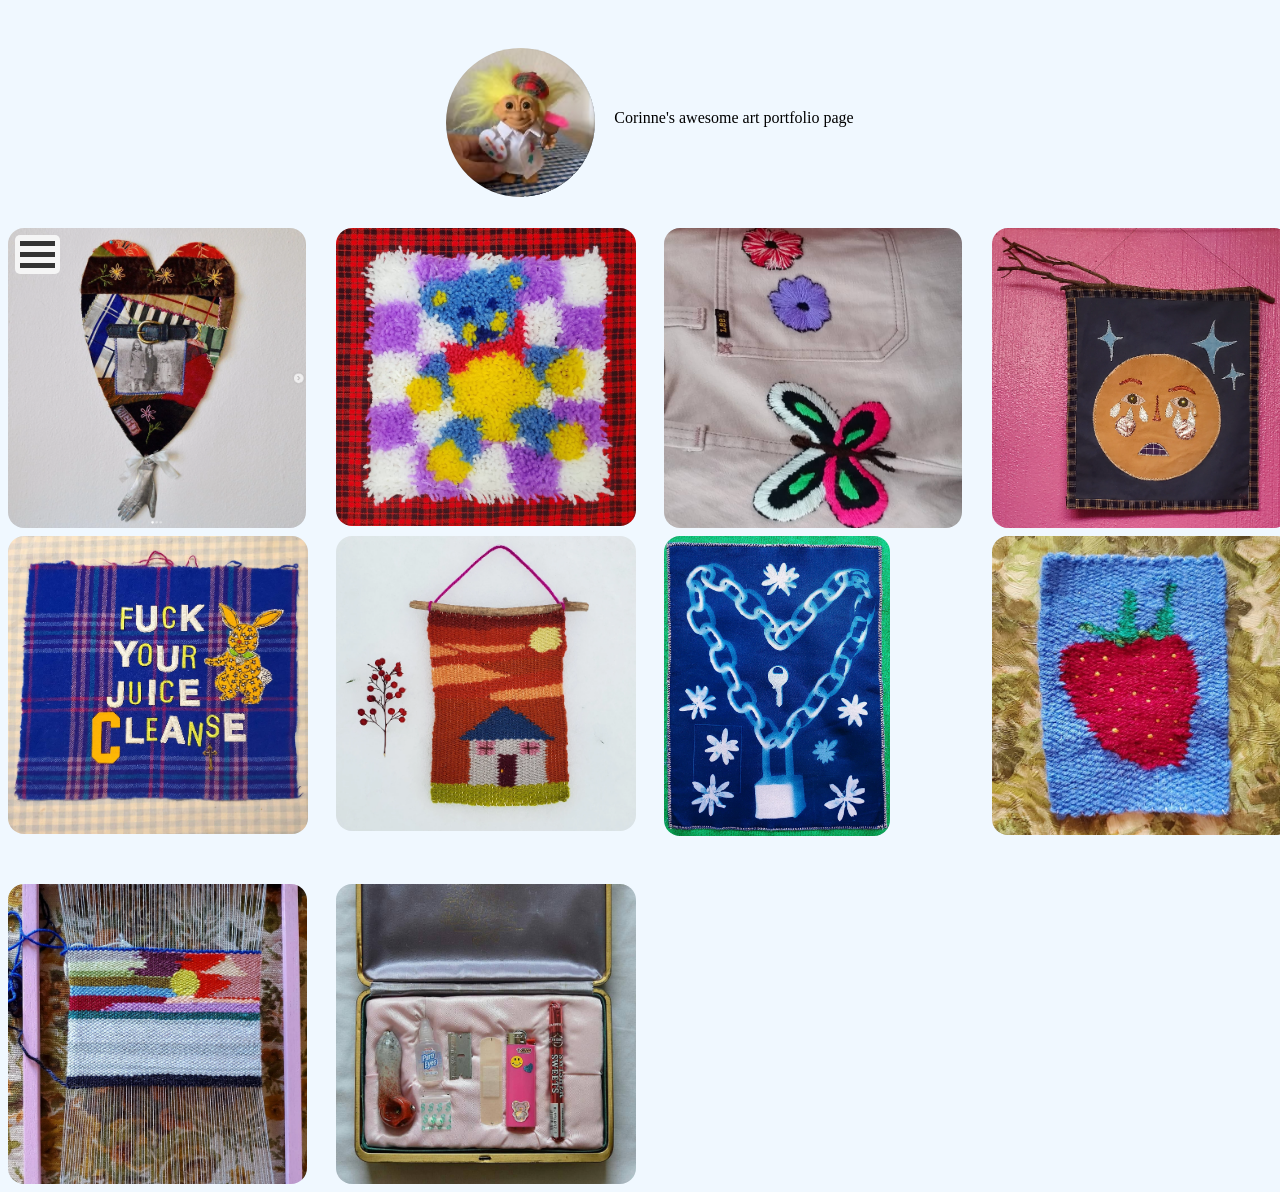
<file: index.html>
<!DOCTYPE html>
<html lang="en">

<head>
    <title>Corinne's super awesome portfolio site</title>
    <meta charset = "UTF-8" />
    <meta name="viewport" content="width=device-width, initial-scale=1.0">
    <link rel="stylesheet" href="style.css">
    <script src="app.js"></script>
</head>
<body>

    <!--Banner-->
    <div class = "topContainer">
        <img src = ./media/Coricon.png alt="Circular photo of a troll doll wearing an artists outfit and holding a paintbrush">
        <p>Corinne's awesome art portfolio page</p>
    </div>

    <!--overlay div-->
    <div>
        <!--Button to summon hyperlink overlay-->
        <div class="burgerContainer" onclick="expandBurger(this)">
            <div class="bar1"></div>
            <div class="bar2"></div>
            <div class="bar3"></div>
        </div>

        <!--Links to other web pages-->
        <div class="overlay" id="burger-contents">
            <a href="index.html">gallery</a>
            <br>
            <a href="about.html">about</a>
            <br>
            <br>
            <div>
                <p><u>Like what you see? Contact me!</u></p>
                <p>email@address.here</p>
                <div class="container">
                    <a href="https://www.instagram.com/speckledglowworm/">
                        <img src="media/InstagramIcon.png" class="socialsicon">
                    </a>
                    <!--Also goes to instagram. I just wanted more icons for this section-->
                    <a href="https://www.instagram.com/speckledglowworm/">
                        <img src="media/tumblrIcon.webp" class="socialsicon">
                    </a>

                    <a href="https://www.instagram.com/speckledglowworm/">
                        <img src="media/blueskyIcon.webp" class="socialsicon">
                    </a>
                </div>
            </div>
        </div>
    </div>

    <!--Gallery section-->
    <!--Eventually I want each item to grow when you hover-->
    <!--clicking should allow a larger view, looking at other images in same foler, reading description-->
    <div id="imagegrid" class="gridContainer" ></div>

    <!--TODO: Move this into app.js-->
    <script>
        let imgArray = [
            "Barbara Heart.png",
            "Bear Friend.png",
            "Butterfly Embroidery.png",
            "Crying Moon.png",
            "Fuck Your Juice Cleanse.png",
            "House at Dawn Loom.png",
            "Lock and Flowers.png",
            "Strawberry Loom.png",
            "Sunset Loom.png",
            "Teenage Reliquary.png"
        ];


        let container = document.querySelector('#imagegrid');
        for (var i = 0; i < imgArray.length; i++) {

            let div = document.createElement('div');
            let img = document.createElement('img');

            // container.appendChild(div);
            container.appendChild(ImageGridItem(img, i));
        }
        
        function ImageGridItem(image, i) {
            const img = document.createElement('img');

            img.className = 'img';
            img.src = "art/" + imgArray[i];
            img.alt = imgArray[i];
            img.id="image-clicked"
            img.addEventListener("click", () => displayArt(img));

            img.style.gridColumnEnd = `span ${getSpanEstimate(image.width)}`;
            img.style.gridRowEnd = `span ${getSpanEstimate(image.height)}`;

            return img;
        }

        function getSpanEstimate(size) {
            if (size > 250) {
                return 2;
            }

            return 1;
        }

    </script>

    <!-- <div class="fullImgWrapper">
        <img src = "art/Lock and Flowers.png">
    </div> -->

    <div class="displayBackground" id="displayBlock" onclick="hideElement(this)">
        <div class="displayExitButton">
            <div class="xBar1"></div>
            <div class="xBar2"></div>
        </div>
        <div class="displayDescriptionDivLocation">
            <div class="displayTitleDivLocation">
                <img src="art/Lock and Flowers.png" class="displayImg">
                <div class="displayTitle">
                    <p class="displayTitleText">
                    Lock and Flowers
                    </p>
                </div>
            </div>
                <div class="displayDescription">
                    <p><u>About Piece</u></p>
                    <p class="displayDescriptionText">Image Description can be really long because I think auto-wrapping is a thing</p>
                </div>
        </div>
    </div>


</body>
</file>
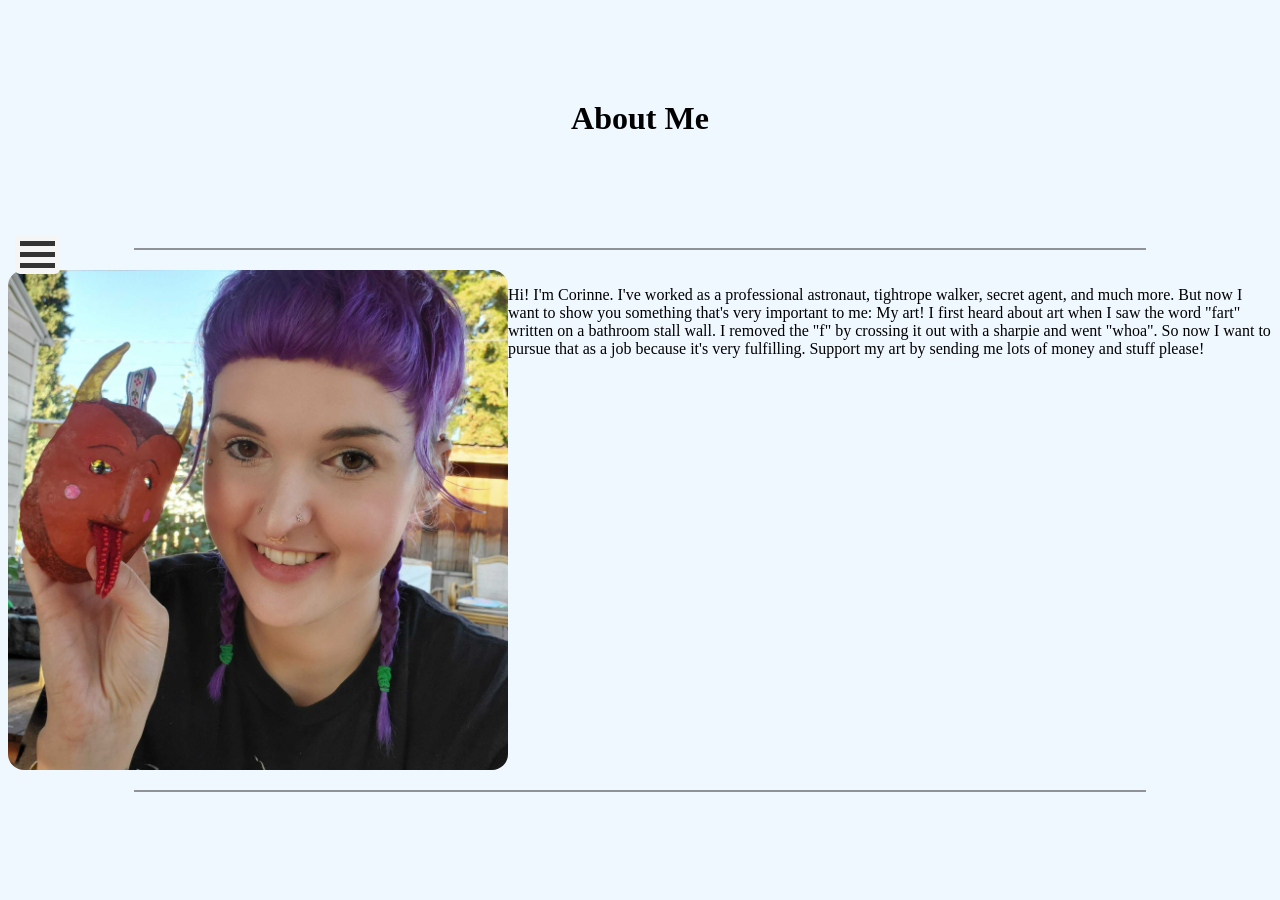
<file: about.html>
<!DOCTYPE html>
<html lang="en">

<head>
    <title>Corinne's super awesome portfolio site</title>
    <meta charset = "UTF-8" />
    <meta name="viewport" content="width=device-width, initial-scale=1.0">
    <link rel="stylesheet" href="style.css">
    <script src="app.js"></script>
</head>

<body>
    <!--Banner-->
    <div class="topContainer">
        <h1>About Me</h1>
    </div>

    <!--overlay div-->
    <div>
            <!--Button to summon hyperlink overlay-->
        <div class="burgerContainer" onclick="expandBurger(this)">
            <div class="bar1"></div>
            <div class="bar2"></div>
            <div class="bar3"></div>
        </div>

        <!--Links to other web pages-->
        <div class="overlay" id="burger-contents">
            <a href="index.html">gallery</a>
            <br>
            <a href="about.html">about</a>
            <br>
            <br>
            <div>
                <p><u>Like what you see? Contact me!</u></p>
                <p>email@address.here</p>
                <div class="container">
                    <a href="https://www.instagram.com/speckledglowworm/">
                        <img src="media/InstagramIcon.png" class="socialsicon">
                    </a>
                    <!--Also goes to instagram. I just wanted more icons for this section-->
                    <a href="https://www.instagram.com/speckledglowworm/">
                        <img src="media/tumblrIcon.webp" class="socialsicon">
                    </a>

                    <a href="https://www.instagram.com/speckledglowworm/">
                        <img src="media/blueskyIcon.webp" class="socialsicon">
                    </a>
                </div>
            </div>
        </div>
    </div>

    <hr class="horizontal-line">

    <!--Hold all page contents-->
    <div class="container">
        <!--Core page contents: Image of Corinne, description-->
        <img src="media/CorinneWithDevil.jpg" alt="Corinne, a woman with purple hair, holding a paper mache devil mask and smiling" class="aboutmeselfie">
        <p>
            Hi! I'm Corinne. I've worked as a professional astronaut, tightrope walker, 
            secret agent, and much more. But now I want to show you something that's very
            important to me: My art! I first heard about art when I saw the word "fart"
            written on a bathroom stall wall. I removed the "f" by crossing it out with a 
            sharpie and went "whoa". So now I want to pursue that as a job because it's 
            very fulfilling. Support my art by sending me lots of money and stuff please!
            
        </p>
    </div>

    <hr class="horizontal-line">


</body>
</file>
<file: style.css>
/*All pages*/
body{
    background-color: aliceblue;
}

.topContainer {
    display: flex;
    min-height:220px;
    justify-content: center; /*Center Vertically*/
    align-items: center; /*Center Horizontally*/
}

.burgerContainer {
    /* display: inline-block; */
    cursor: pointer;
    max-width: 50px;
    max-height: 50px;

    position: fixed;
    background-color: whitesmoke;
    margin: 7px;
    width: 45px;
    border-radius: 5px;
    filter: drop-shadow();

    z-index: 1;

}

.bar1, .bar2, .bar3 { /*individual bars for the burger icon to animate*/
    width: 35px;
    height: 5px;
    background-color: #333;
    margin: 6px 5px;
    position: 5px;

    transition: 0.4s;
}

.change .bar1 {
  transform: translate(0, 11px) rotate(-45deg);
}

.change .bar2 {opacity: 0;}

.change .bar3 {
  transform: translate(0, -11px) rotate(45deg);
}

.overlay{
    display: none;
    background-color: aquamarine;
    z-index:1;
    position: fixed;

    left:59px; /*Leave exact room for the buttom*/
    top:230px; /*Leave room for upper icon*/
    bottom:0; /*Overlay goes all the way down*/
}

.socialsicon{
    max-width:30px;
}

/*Gallery Page*/
.container {
    display: flex;
}

.container div{
    width: 100%;
}

.container, .overlay {
    grid-area: 1 / 1;
}

.gridContainer {
  display: grid;
  grid-template-columns: repeat(auto-fill, minmax(260px, 1fr));
  grid-template-rows: repeat(auto-fit, 260px);
  grid-auto-flow: dense;
  gap: 3rem 3rem;
}

.img {
    min-width:200px;
    min-height:200px;
    max-height: 300px;
    max-width: 300px;
    border-radius: 16px;
}

.img:hover {
    cursor: pointer;
    filter: brightness(130%);
}

/*gallery image larger display overlay*/
.displayBackground{
    z-index: 2;
    position: fixed;
    width: 100%;
    height: 100%;
    top: 0;

    background-color: rgb(0 0 0 / 50%); 
    display: none;
}

.displayExitButton{
    background-color: white;
    cursor: pointer;
    filter: drop-shadow();
    z-index: 2;
    position: fixed;
    width: 45px;
    height: 45px;
    border-radius: 20px;
    margin: 3% 95%;

    justify-content: center; /*Center Vertically*/
    align-items: center; /*Center Horizontally*/
}

.xBar1, .xBar2 {
    width: 35px;
    height: 5px;
    background-color: #333;

}

.xBar1 {
    transform: translate(0, 18px) rotate(-45deg);
    margin-left: 5px;
}

.xBar2 {
    transform: translate(0, 14px) rotate(45deg);
    margin-left: 5px;
}
/* 
.fullimgWrapper{
    z-index: 3;
    background-color: red;
    width: 50%;
    height: 50%;
    position:fixed;
    top: 25%;
    left: 25%;
    text-align:center;
} */

.displayImg {
    z-index: 3;
    opacity: 1;

    display: block;
    margin: auto;
    width: 50%;
    
}

.displayTitleDivLocation{
    display: flex;
    flex-direction: column;
}

.displayTitle{
    background-color: white;
    width: 50%;
    margin: 1px auto;
    text-align: center;
}

.displayDescriptionDivLocation{
    display: flex;
    flex-direction: row;
    margin-top: 20%;
}

.displayDescription{
    background-color: white;
    width: 350px;
    margin-left: -184px;
    overflow: auto;
    
}

/*About me Page*/
.horizontal-line {
  border: none;
  height: 2px;
  background-color: #5c5c5ca4;
  width: 80%;
  margin: 20px auto; /* Centers the line */
}

.aboutmeselfie {
    max-width: 500px;
    max-height: 500px;

    border-radius: 16px;
}
</file>
